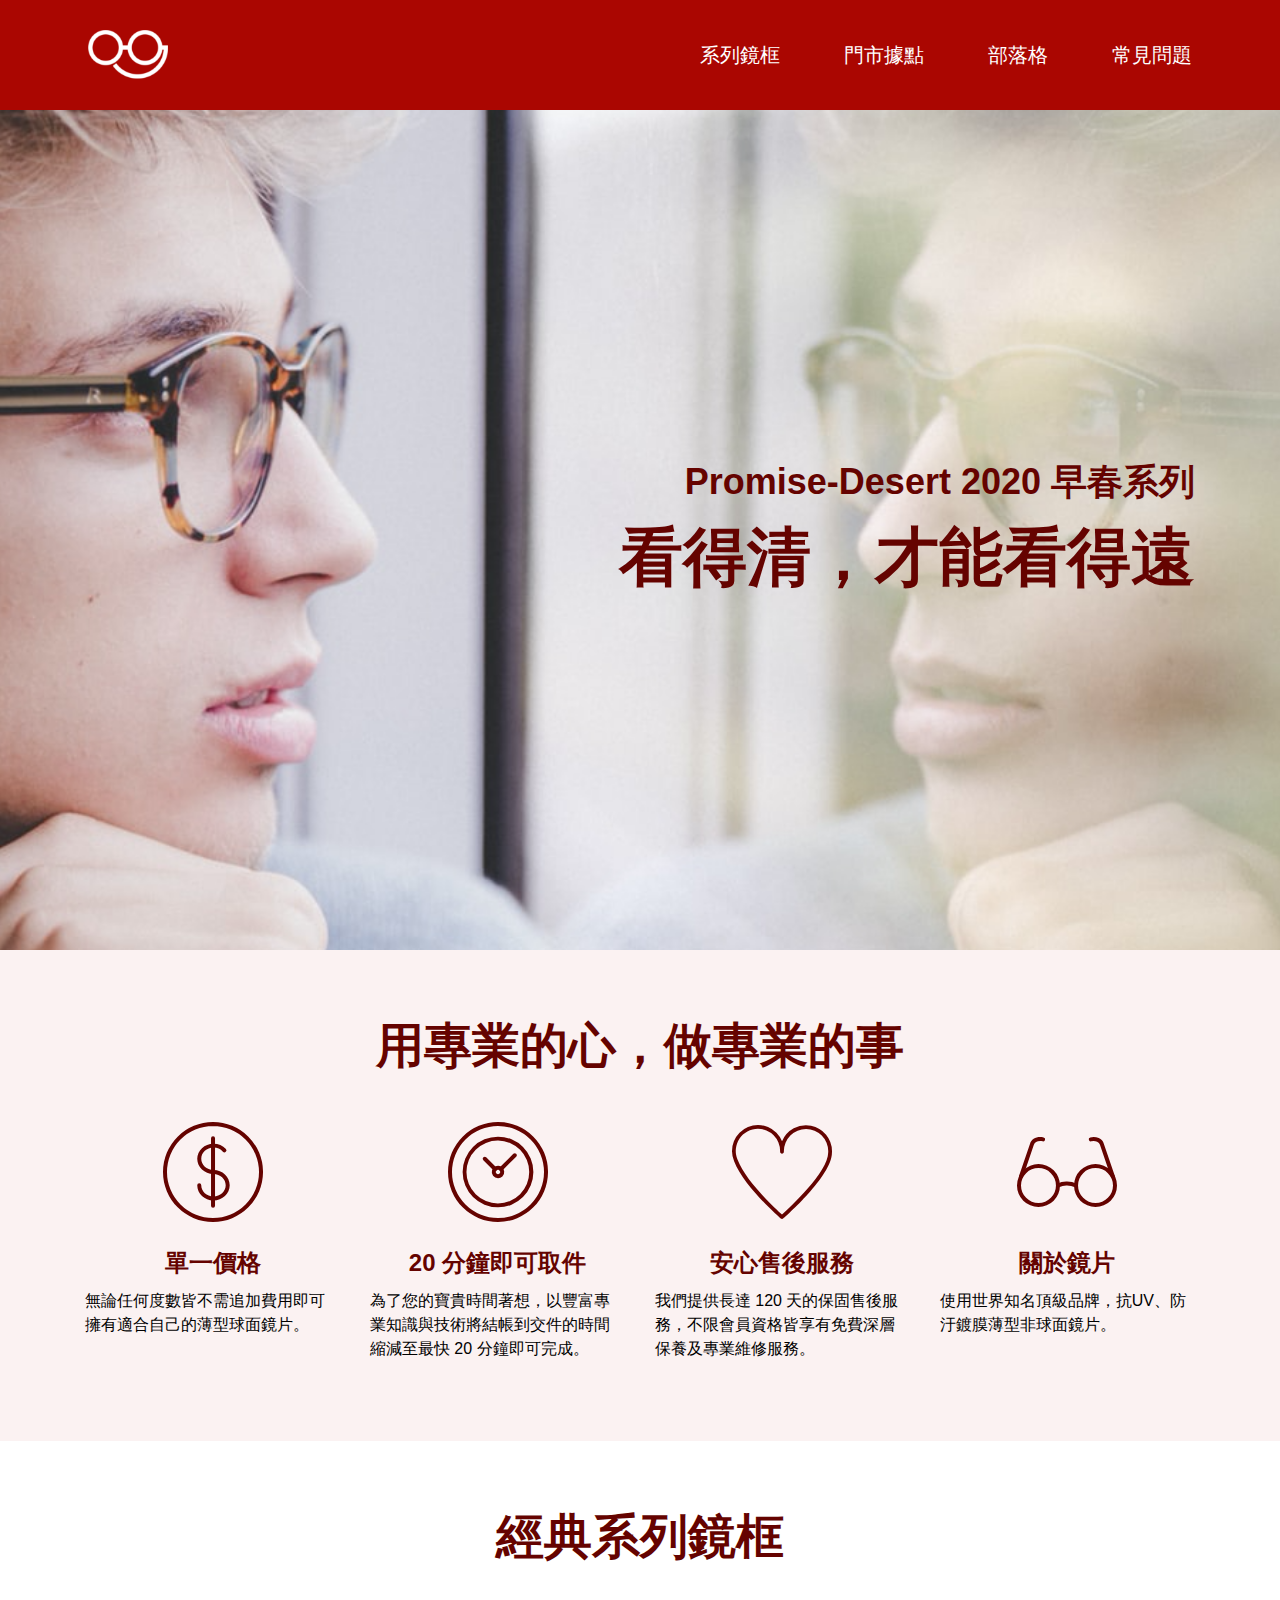
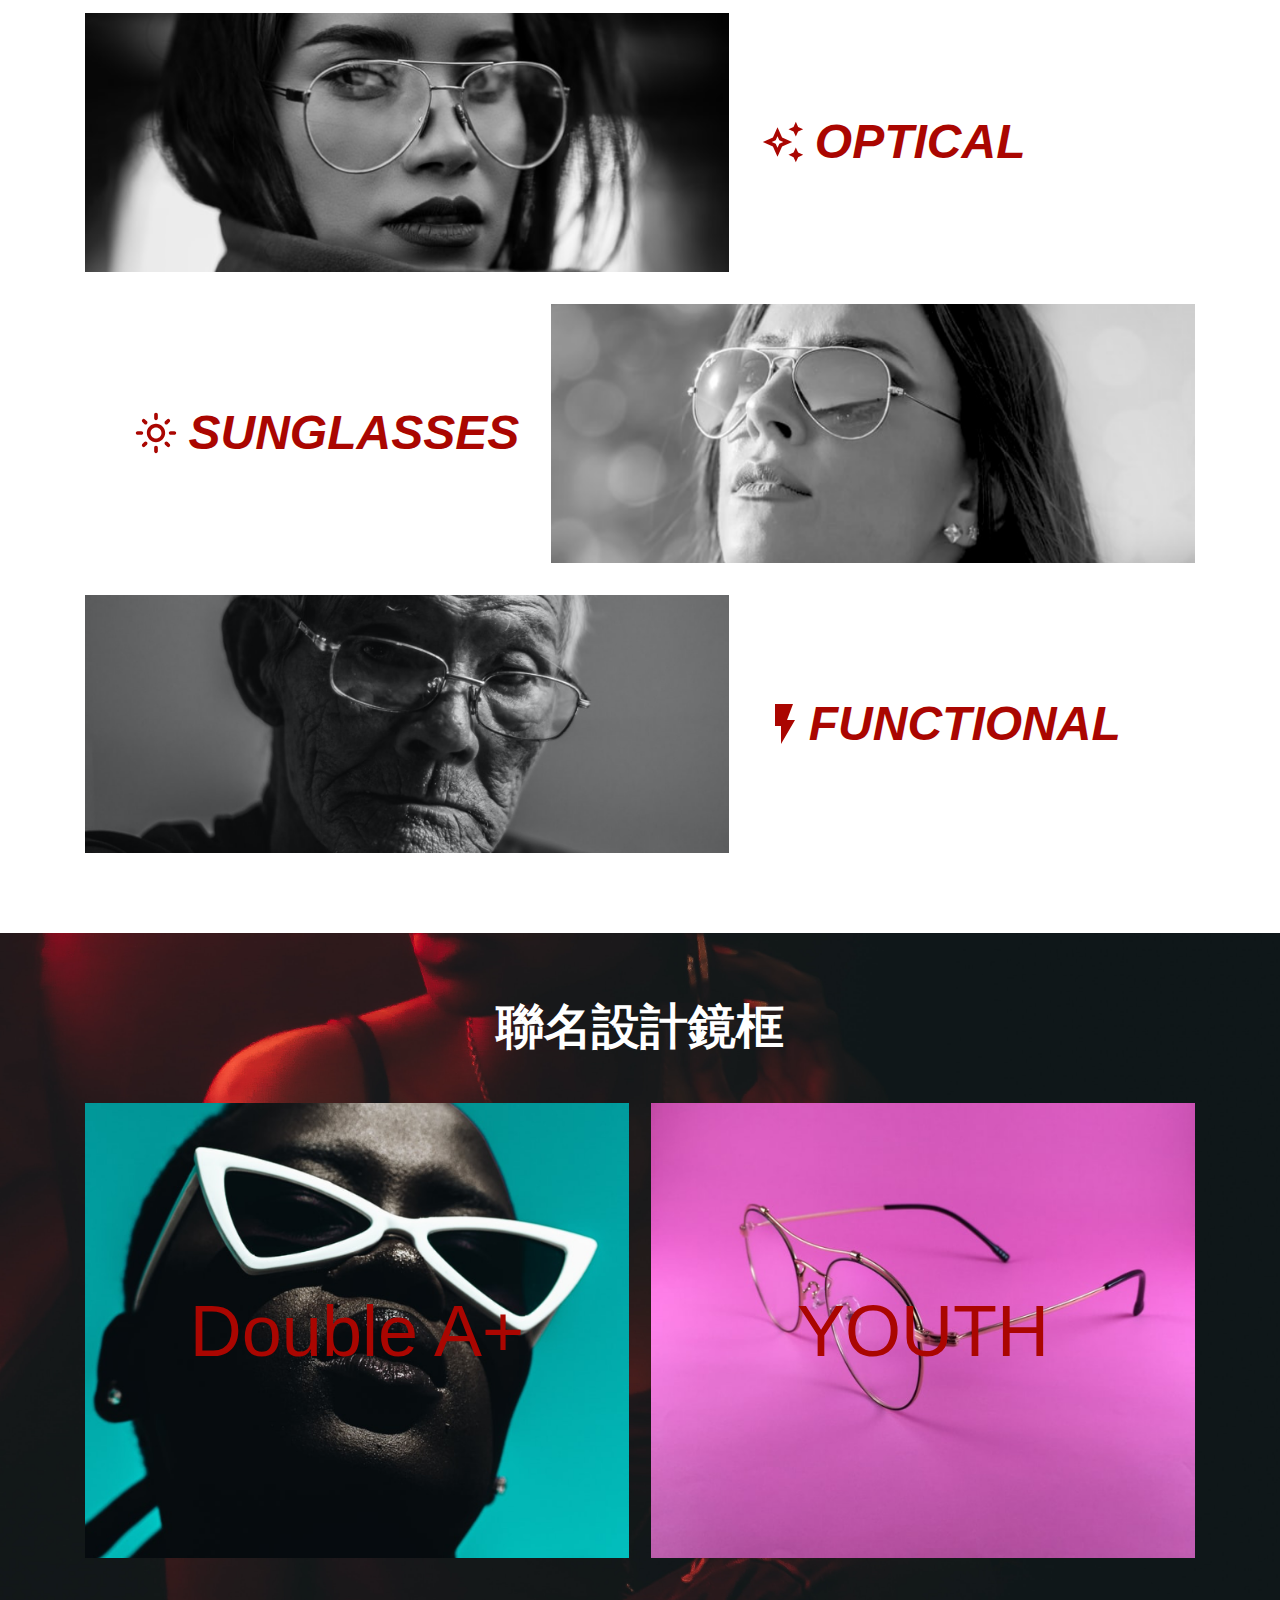
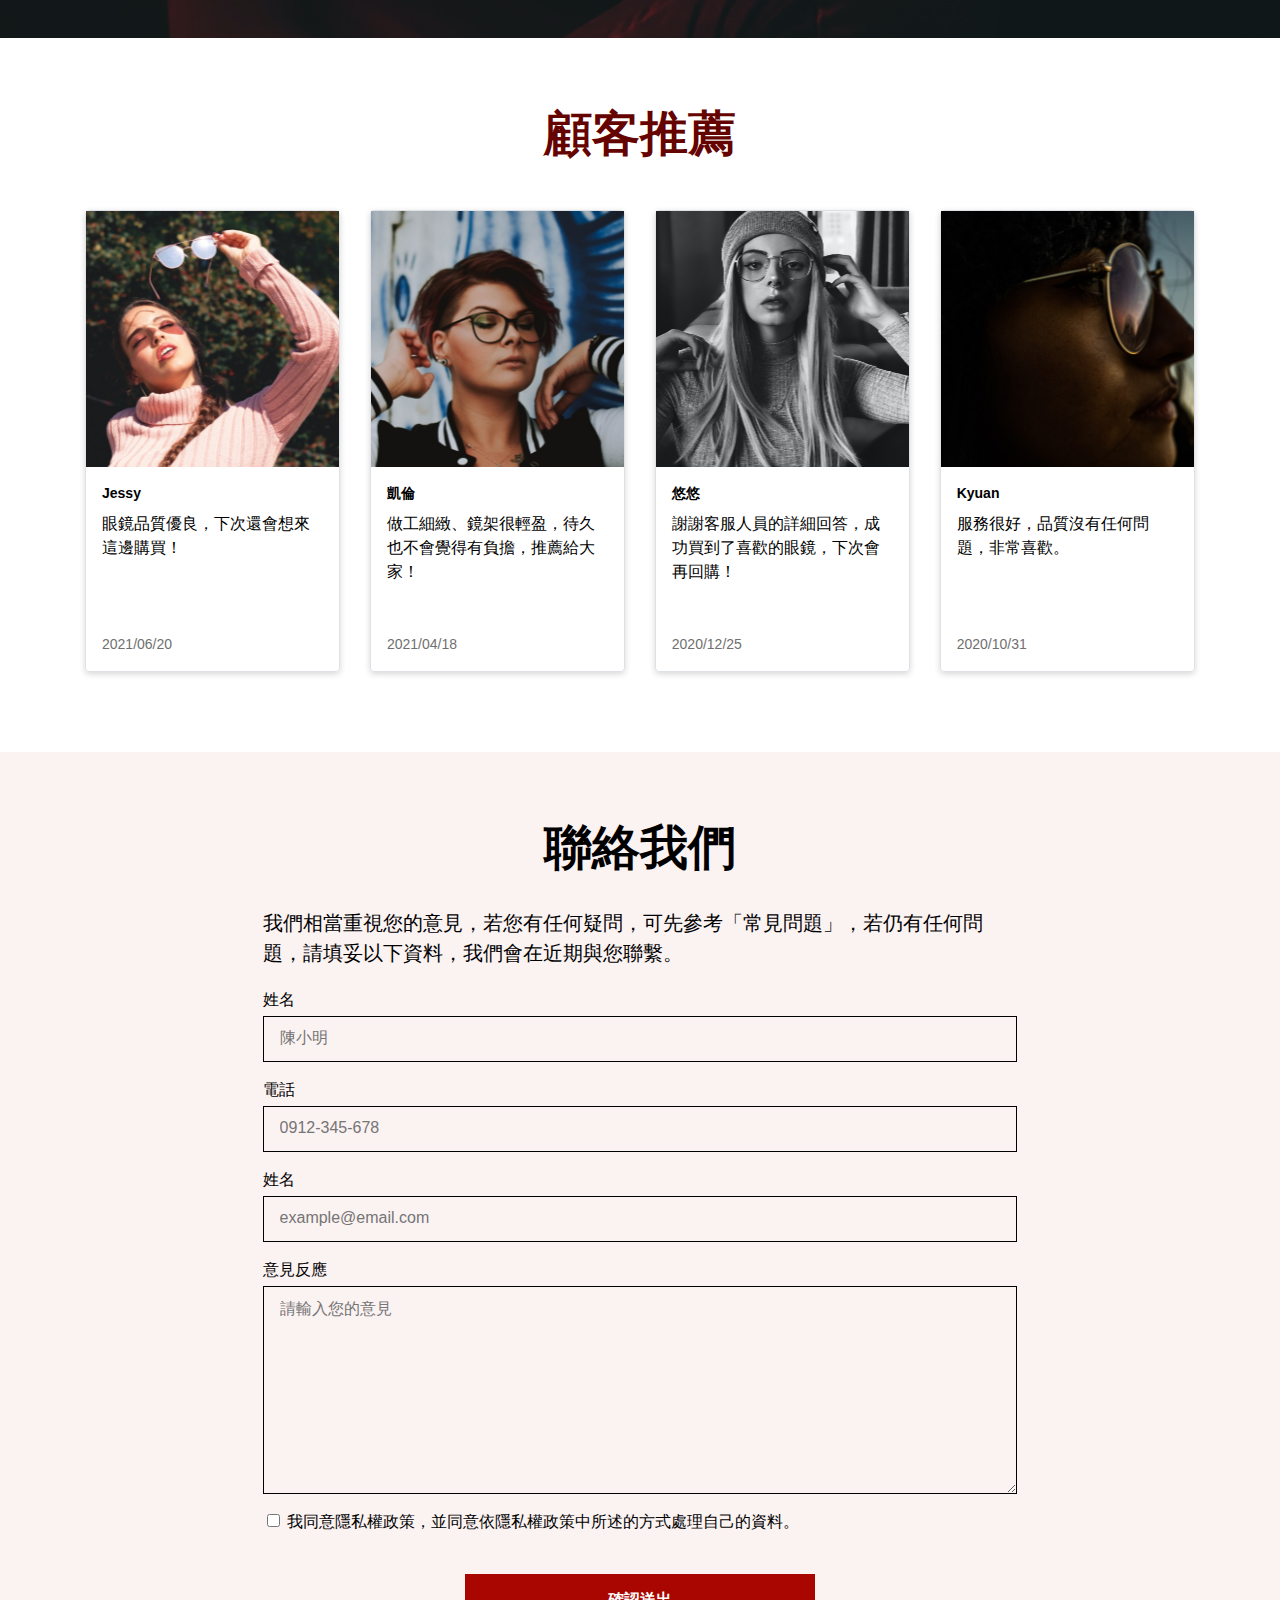
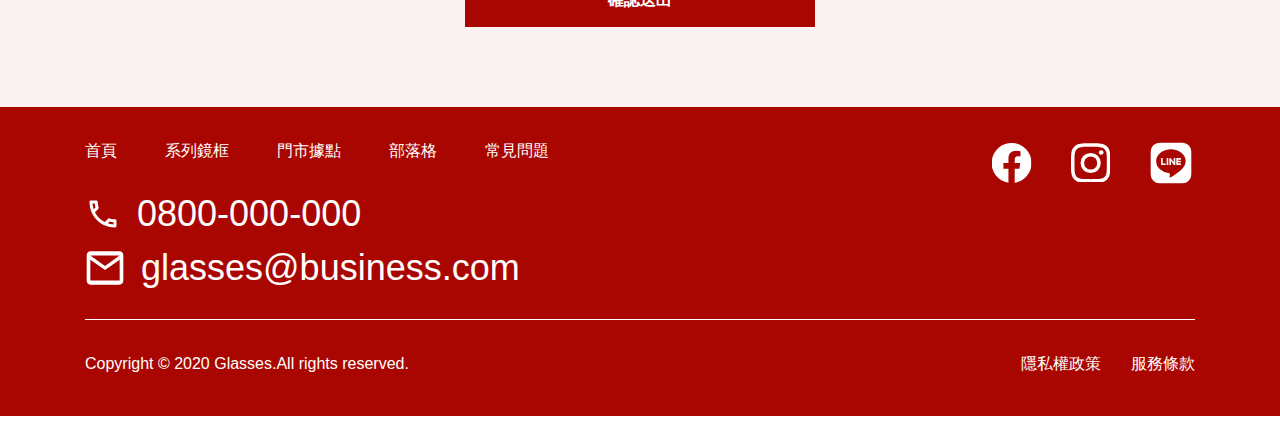
<file: index.html>
<!DOCTYPE html>
<html lang="en">

<head>
  <meta charset="UTF-8">
  <meta name="viewport" content="width=device-width, initial-scale=1.0">
  <meta http-equiv="X-UA-Compatible" content="ie=edge">
  <title>
    第三週 - RWD 網站
  </title>
  <link rel="stylesheet" href="./assets/style/all.css">
</head>

<body>
  <div class="header bg-danger justify-content-between">
    <h1 class="logo">
      <a href="index.html">眼鏡Glasses</a>
    </h1>
    <div class="headerNav">
      <ul class="headerMenu h6">
        <li>
          <a href="#">系列鏡框</a>
        </li>
        <li>
          <a href="#">門市據點</a>
        </li>
        <li>
          <a href="#">部落格</a>
        </li>
        <li>
          <a href="qa.html">常見問題</a>
        </li>
      </ul>
    </div>
  </div>

  <div class="index">
  <div class="banner text-primary">
    <div class="container banner-wrap d-flex flex-column justify-content-center align-items-end">
      <h4 class="h4">Promise-Desert 2020 早春系列</h4>
      <h2 class="h2">看得清，才能看得遠</h2>
    </div>
  </div>
  <div class="specialty text-primary bg-secondary">
    <div class="container">
      <h3 class="h3 text-center mb-5">用專業的心，做專業的事</h3>
      <ul class="d-flex justify-content-between mb-6">
        <li class="specialtyCard">
          <img src="./assets/images/icon-dollar.svg">
          <h5>單一價格</h5>
          <p>無論任何度數皆不需追加費用即可擁有適合自己的薄型球面鏡片。</p>
        </li>
        <li class="specialtyCard">
          <img src="./assets/images/icon-clock.svg">
          <h5>20 分鐘即可取件</h5>
          <p>為了您的寶貴時間著想，以豐富專業知識與技術將結帳到交件的時間縮減至最快 20 分鐘即可完成。</p>
        </li>
        <li class="specialtyCard">
          <img src="./assets/images/icon-heart.svg">
          <h5>安心售後服務</h5>
          <p>我們提供長達 120 天的保固售後服務，不限會員資格皆享有免費深層保養及專業維修服務。</p>
        </li>
        <li class="specialtyCard">
          <img src="./assets/images/icon-glasses.svg">
          <h5>關於鏡片</h5>
          <p>使用世界知名頂級品牌，抗UV、防汙鍍膜薄型非球面鏡片。</p>
        </li>
      </ul>
    </div>
  </div>
  <div class="classic">
    <div class="container">
      <h3 class="h3 text-primary text-center mb-5">經典系列鏡框</h3>
      <ul>
        <li class="mb-4">
          <img class="mr-4" src="./assets/images/product-1.png">
          <div class="classicHeader classic-img1">
            <span class="icon-awesome"></span>
            <h3 class="h3 font-italic text-danger ">OPTICAL</h3>
          </div>
        </li>
        <li class="classicReverse mb-4">
          <img src="./assets/images/product-2.png">
          <div class="classicHeader classic-img2">
            <span class="icon-light-mode"></span>
            <h3 class="h3 font-italic text-danger mr-4">SUNGLASSES</h3>
          </div>
        </li>
        <li>
          <img class="mr-4" src="./assets/images/product-3.png">
          <div class="classicHeader classic-img3">
            <span class="icon-flash-on"></span>
            <h3 class="h3 font-italic text-danger ">FUNCTIONAL</h3>
          </div>
        </li>
      </ul>
    </div>
  </div>
  <div class="jointDesign">
    <div class="container">
      <h3 class="h3 text-white text-center mb-5">聯名設計鏡框</h3>
      <ul class="d-flex justify-content-between pb-7">
        <li class="doubleA">
          <a href="#" class="jointDesignTitle h1 text-danger d-flex justify-content-center align-items-center">
            Double A+
          </a>
        </li>
        <li class="youth">
          <a href="#" class="jointDesignTitle h1 text-danger d-flex justify-content-center align-items-center">
            YOUTH
          </a>
        </li>
      </ul>
    </div>
  </div>
  <div class="recommend container">
    <h3 class="h3 text-primary text-center mb-5">顧客推薦</h3>
    <ul class="d-flex justify-content-between">
      <li class="card">
        <div class="card-img-1"></div>
        <div class="card-body d-flex flex-column justify-content-between">
          <div>
            <h5 class="card-title">Jessy</h5>
            <p class="card-text">眼鏡品質優良，下次還會想來這邊購買！</p>
          </div>
          <p class="card-date text-muted">2021/06/20</p>
        </div>
      </li>
      <li class="card">
        <div class="card-img-2"></div>
        <div class="card-body d-flex flex-column justify-content-between">
          <div>
            <h5 class="card-title">凱倫</h5>
            <p class="card-text">做工細緻、鏡架很輕盈，待久也不會覺得有負擔，推薦給大家！</p>
          </div>
          <p class="card-date text-muted">2021/04/18</p>
        </div>
      </li>
      <li class="card">
        <div class="card-img-3"></div>
        <div class="card-body d-flex flex-column justify-content-between">
          <div>
            <h5 class="card-title">悠悠</h5>
            <p class="card-text">謝謝客服人員的詳細回答，成功買到了喜歡的眼鏡，下次會再回購！</p>
          </div>
          <p class="card-date text-muted">2020/12/25</p>
        </div>
      </li>
      <li class="card">
        <div class="card-img-4"></div>
        <div class="card-body d-flex flex-column justify-content-between">
          <div>
            <h5 class="card-title">Kyuan</h5>
            <p class="card-text">服務很好，品質沒有任何問題，非常喜歡。</p>
          </div>
          <p class="card-date text-muted">2020/10/31</p>
        </div>
      </li>
    </ul>
  </div>
  <div class="contactUs bg-secondary">
    <div class="container">
      <div class="contact-wrap">
        <h3 class="h3 text-center mb-3">聯絡我們</h3>
        <p class="contact-text">我們相當重視您的意見，若您有任何疑問，可先參考「常見問題」，若仍有任何問題，請填妥以下資料，我們會在近期與您聯繫。</p>
        <form action="index.html">
          <div class="form-group">
            <label for="name">姓名</label>
            <input type="text" class="form-control" id="name" placeholder="陳小明">
          </div>
          <div class="form-group">
            <label for="tel">電話</label>
            <input type="text" class="form-control" id="tel" placeholder="0912-345-678">
          </div>
          <div class="form-group">
            <label for="email">姓名</label>
            <input type="email" class="form-control" id="email" placeholder="example@email.com">
          </div>
          <div class="form-group">
            <label for="feedback">意見反應</label>
            <textarea class="form-control" name="feedback" id="feedback" cols="30" rows="10"
              placeholder="請輸入您的意見"></textarea>
          </div>
          <div class="form-check mb-5">
            <input class="form-check-input" type="checkbox" value="" id="agree">
            <label class="form-check-label" for="agree">
              我同意隱私權政策，並同意依隱私權政策中所述的方式處理自己的資料。
            </label>
          </div>
          <div class="btn-wrap">
            <button type="submit" class="btn bg-danger text-white text-center">確認送出</button>
          </div>
        </form>
      </div>
    </div>
  </div>
</div>


  <div class="footer bg-danger text-white">
    <div class="container">
      <div class="footer-wrap d-flex justify-content-between">
        <div class="footerStatus">
          <ul class="d-flex justify-content-between mb-3">
            <li>
              <a href="#">首頁</a>
            </li>
            <li>
              <a href="#">系列鏡框</a>
            </li>
            <li>
              <a href="#">門市據點</a>
            </li>
            <li>
              <a href="#">部落格</a>
            </li>
            <li>
              <a href="#">常見問題</a>
            </li>
          </ul>
          <div class="footerTel d-flex">
            <img class="mr-2" src="./assets/images/icon-phone-white.svg" alt="phone">
            <a class="h4" href="tel:+0800-000-000">0800-000-000</a>
          </div>
          <div class="footerMail d-flex">
            <img class="mr-2" src="./assets/images/icon-mail.svg" alt="mail">
            <a class="h4" href="mailto:glasses@business.com">glasses@business.com</a>
          </div>
        </div>
        <div class="social">
          <ul class="d-flex justify-content-between">
            <li>
              <a href="#">
                <img src="./assets/images/icon-fb.svg" alt="facebook">
              </a>
            </li>
            <li>
              <a href="#">
                <img src="./assets/images/icon-ig.svg" alt="ig">
              </a>
            </li>
            <li>
              <a href="#">
                <img src="./assets/images/icon-line.svg" alt="line">
              </a>
            </li>
          </ul>
        </div>
      </div>
      <div class="copyright justify-content-between">
        <p>Copyright © 2020 Glasses.All rights reserved.</p>
        <ul class="d-flex justify-content-between">
          <li><a href="#">隱私權政策</a></li>
          <li><a href="#">服務條款</a></li>
        </ul>
      </div>
    </div>
  </div>
  <script src="./assets/js/vendors.js"></script>
  <script src="./assets/js/all.js"></script>
</body>

</html>
</file>
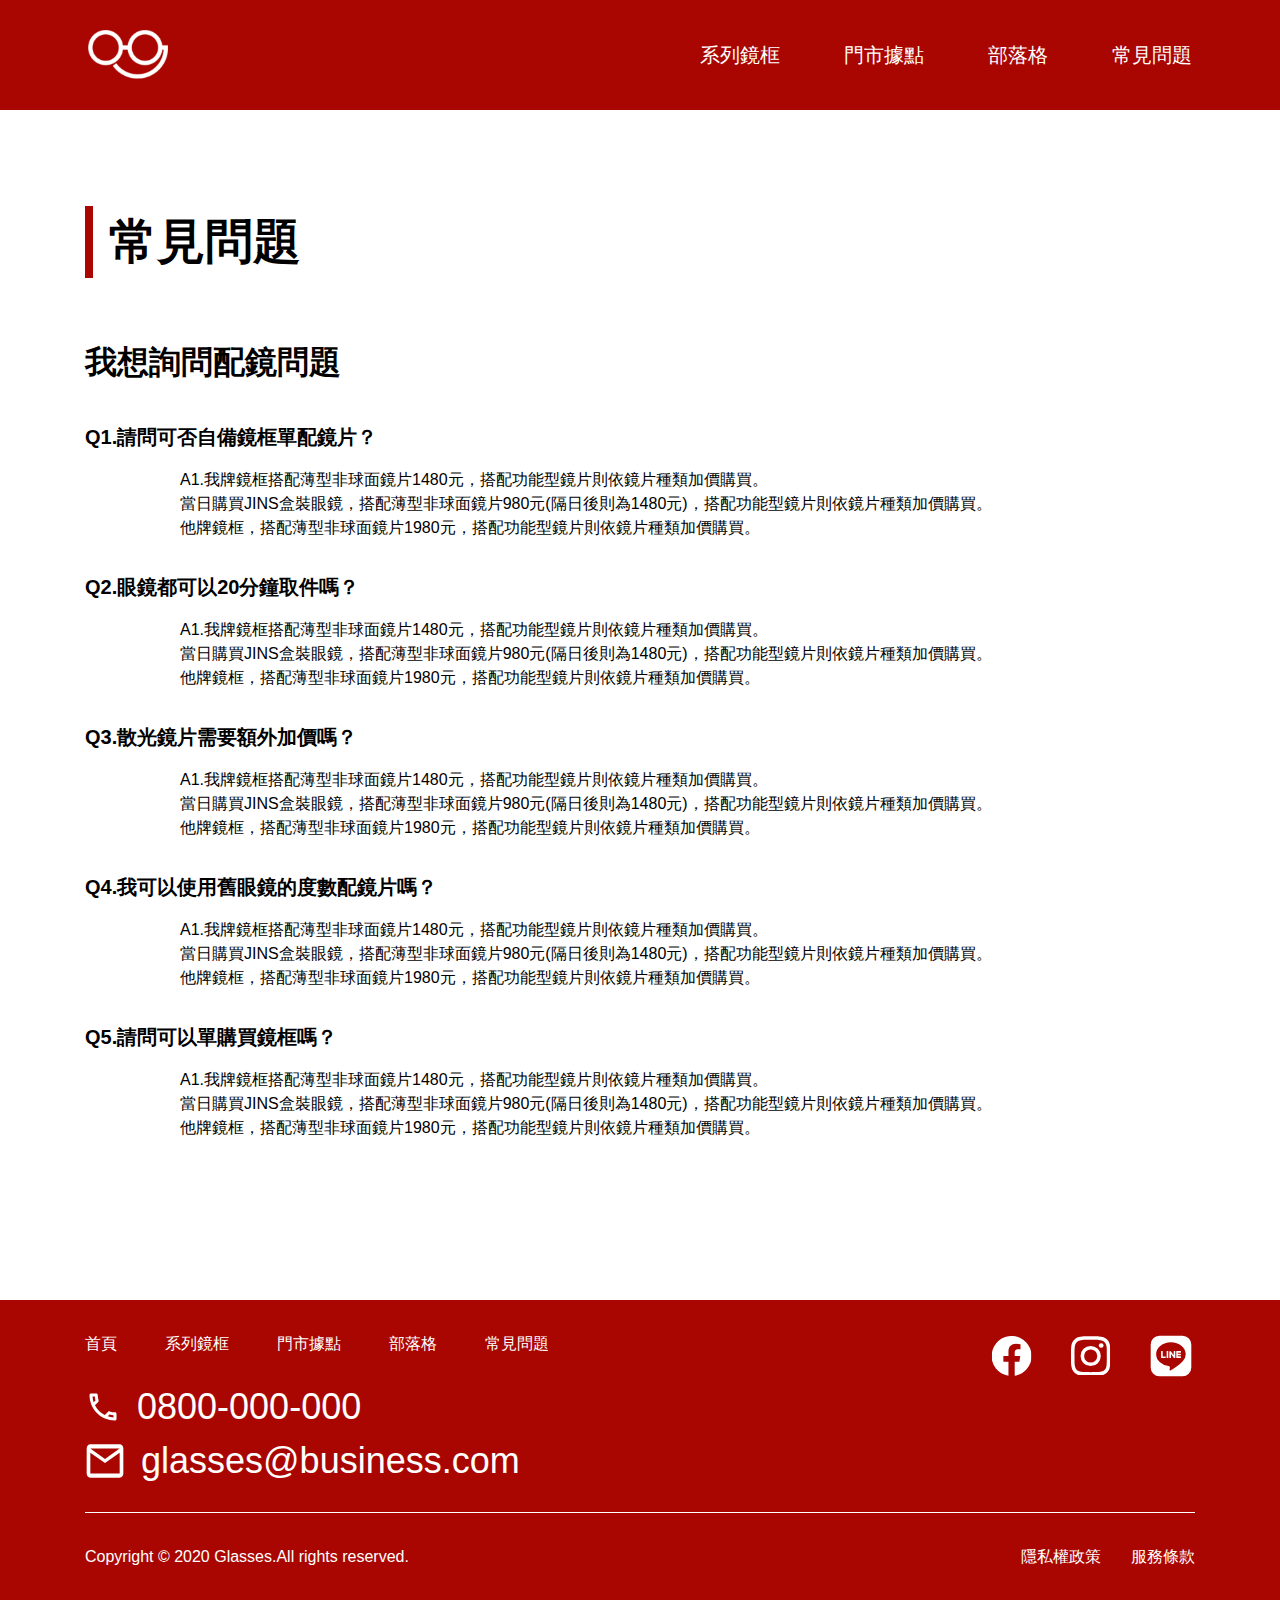
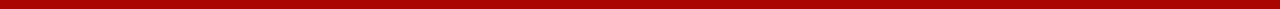
<file: qa.html>
<!DOCTYPE html>
<html lang="en">

<head>
  <meta charset="UTF-8">
  <meta name="viewport" content="width=device-width, initial-scale=1.0">
  <meta http-equiv="X-UA-Compatible" content="ie=edge">
  <title>
    常見問題
  </title>
  <link rel="stylesheet" href="./assets/style/all.css">
</head>

<body>
  <div class="header bg-danger justify-content-between">
    <h1 class="logo">
      <a href="index.html">眼鏡Glasses</a>
    </h1>
    <div class="headerNav">
      <ul class="headerMenu h6">
        <li>
          <a href="#">系列鏡框</a>
        </li>
        <li>
          <a href="#">門市據點</a>
        </li>
        <li>
          <a href="#">部落格</a>
        </li>
        <li>
          <a href="qa.html">常見問題</a>
        </li>
      </ul>
    </div>
  </div>

  <div class="qa">
  <div class="container">
    <h3 class="h3 mb-6 pl-2">常見問題</h3>
    <h4 >我想詢問配鏡問題</h4>
    <div class="question mb-4">
      <h6 class="h6 mb-2">Q1.請問可否自備鏡框單配鏡片？</h6>
      <p>
        A1.我牌鏡框搭配薄型非球面鏡片1480元，搭配功能型鏡片則依鏡片種類加價購買。<br>
        當日購買JINS盒裝眼鏡，搭配薄型非球面鏡片980元(隔日後則為1480元)，搭配功能型鏡片則依鏡片種類加價購買。<br>
        他牌鏡框，搭配薄型非球面鏡片1980元，搭配功能型鏡片則依鏡片種類加價購買。
      </p>
    </div>
    <div class="question mb-4">
      <h6 class="h6 mb-2">Q2.眼鏡都可以20分鐘取件嗎？</h6>
      <p>
        A1.我牌鏡框搭配薄型非球面鏡片1480元，搭配功能型鏡片則依鏡片種類加價購買。<br>
        當日購買JINS盒裝眼鏡，搭配薄型非球面鏡片980元(隔日後則為1480元)，搭配功能型鏡片則依鏡片種類加價購買。<br>
        他牌鏡框，搭配薄型非球面鏡片1980元，搭配功能型鏡片則依鏡片種類加價購買。
      </p>
    </div>
    <div class="question mb-4">
      <h6 class="h6 mb-2">Q3.散光鏡片需要額外加價嗎？</h6>
      <p>
        A1.我牌鏡框搭配薄型非球面鏡片1480元，搭配功能型鏡片則依鏡片種類加價購買。<br>
        當日購買JINS盒裝眼鏡，搭配薄型非球面鏡片980元(隔日後則為1480元)，搭配功能型鏡片則依鏡片種類加價購買。<br>
        他牌鏡框，搭配薄型非球面鏡片1980元，搭配功能型鏡片則依鏡片種類加價購買。
      </p>
    </div>
    <div class="question mb-4">
      <h6 class="h6 mb-2">Q4.我可以使用舊眼鏡的度數配鏡片嗎？</h6>
      <p>
        A1.我牌鏡框搭配薄型非球面鏡片1480元，搭配功能型鏡片則依鏡片種類加價購買。<br>
        當日購買JINS盒裝眼鏡，搭配薄型非球面鏡片980元(隔日後則為1480元)，搭配功能型鏡片則依鏡片種類加價購買。<br>
        他牌鏡框，搭配薄型非球面鏡片1980元，搭配功能型鏡片則依鏡片種類加價購買。
      </p>
    </div>
    <div class="question mb-4">
      <h6 class="h6 mb-2">Q5.請問可以單購買鏡框嗎？</h6>
      <p>
        A1.我牌鏡框搭配薄型非球面鏡片1480元，搭配功能型鏡片則依鏡片種類加價購買。<br>
        當日購買JINS盒裝眼鏡，搭配薄型非球面鏡片980元(隔日後則為1480元)，搭配功能型鏡片則依鏡片種類加價購買。<br>
        他牌鏡框，搭配薄型非球面鏡片1980元，搭配功能型鏡片則依鏡片種類加價購買。
      </p>
    </div>
  </div>
</div>

  <div class="footer bg-danger text-white">
    <div class="container">
      <div class="footer-wrap d-flex justify-content-between">
        <div class="footerStatus">
          <ul class="d-flex justify-content-between mb-3">
            <li>
              <a href="#">首頁</a>
            </li>
            <li>
              <a href="#">系列鏡框</a>
            </li>
            <li>
              <a href="#">門市據點</a>
            </li>
            <li>
              <a href="#">部落格</a>
            </li>
            <li>
              <a href="#">常見問題</a>
            </li>
          </ul>
          <div class="footerTel d-flex">
            <img class="mr-2" src="./assets/images/icon-phone-white.svg" alt="phone">
            <a class="h4" href="tel:+0800-000-000">0800-000-000</a>
          </div>
          <div class="footerMail d-flex">
            <img class="mr-2" src="./assets/images/icon-mail.svg" alt="mail">
            <a class="h4" href="mailto:glasses@business.com">glasses@business.com</a>
          </div>
        </div>
        <div class="social">
          <ul class="d-flex justify-content-between">
            <li>
              <a href="#">
                <img src="./assets/images/icon-fb.svg" alt="facebook">
              </a>
            </li>
            <li>
              <a href="#">
                <img src="./assets/images/icon-ig.svg" alt="ig">
              </a>
            </li>
            <li>
              <a href="#">
                <img src="./assets/images/icon-line.svg" alt="line">
              </a>
            </li>
          </ul>
        </div>
      </div>
      <div class="copyright justify-content-between">
        <p>Copyright © 2020 Glasses.All rights reserved.</p>
        <ul class="d-flex justify-content-between">
          <li><a href="#">隱私權政策</a></li>
          <li><a href="#">服務條款</a></li>
        </ul>
      </div>
    </div>
  </div>
  <script src="./assets/js/vendors.js"></script>
  <script src="./assets/js/all.js"></script>
</body>

</html>
</file>
<file: assets/style/all.css>
/* font-size */
/* spacing base */
/* color */
.container {
  max-width: 1140px;
  margin: 0 auto;
  padding: 0 15px; }
  @media (max-width: 992px) {
    .container {
      max-width: 720px; } }

/* http://meyerweb.com/eric/tools/css/reset/ 
   v2.0 | 20110126
   License: none (public domain)
*/
html, body, div, span, applet, object, iframe,
h1, h2, h3, h4, h5, h6, p, blockquote, pre,
a, abbr, acronym, address, big, cite, code,
del, dfn, em, img, ins, kbd, q, s, samp,
small, strike, strong, sub, sup, tt, var,
b, u, i, center,
dl, dt, dd, ol, ul, li,
fieldset, form, label, legend,
table, caption, tbody, tfoot, thead, tr, th, td,
article, aside, canvas, details, embed,
figure, figcaption, footer, header, hgroup,
menu, nav, output, ruby, section, summary,
time, mark, audio, video {
  margin: 0;
  padding: 0;
  border: 0;
  font-size: 100%;
  font: inherit;
  vertical-align: baseline; }

/* HTML5 display-role reset for older browsers */
article, aside, details, figcaption, figure,
footer, header, hgroup, menu, nav, section {
  display: block; }

body {
  line-height: 1; }

ol, ul {
  list-style: none; }

blockquote, q {
  quotes: none; }

blockquote:before, blockquote:after,
q:before, q:after {
  content: '';
  content: none; }

table {
  border-collapse: collapse;
  border-spacing: 0; }

img {
  max-width: 100%;
  height: auto; }

*, *::before, *::after {
  -webkit-box-sizing: border-box;
          box-sizing: border-box; }

body {
  font-size: 1rem;
  line-height: 1.5;
  font-family: -apple-system, BlinkMacSystemFont, 'Segoe UI', 'Noto Sans TC', 'Microsoft JhengHei', Roboto, 'Helvetica Neue', Arial, sans-serif; }

a {
  text-decoration: none;
  display: block; }

h2, h3, h4, h5, h6 {
  font-weight: bold; }

.header a, .footerStatus a, .copyright a {
  color: #FFFFFF; }

/* background-color */
.bg-secondary {
  background-color: #AA06010D; }

.bg-danger {
  background-color: #AA0601; }

.bg-white {
  background-color: #FFFFFF; }

/* font-size */
.h1 {
  font-size: 4.5rem; }

.h2 {
  font-size: 4rem; }

.h3 {
  font-size: 3rem; }

.h4 {
  font-size: 2.25rem; }

.h5 {
  font-size: 1.5rem; }

.h6 {
  font-size: 1.25rem; }

.h-base {
  font-size: 1rem; }

/* font-style */
.font-italic {
  font-style: italic; }

/* text-color */
.text-primary {
  color: #650300; }

.text-secondary {
  color: #AA06010D; }

.text-danger {
  color: #AA0601; }

.text-dark {
  color: #000000; }

.text-white {
  color: #FFFFFF; }

.text-muted {
  color: #707070; }

/* text-align */
.text-center {
  text-align: center; }

/* margin-bottom */
.mb-1 {
  margin-bottom: 8px; }

.mb-2 {
  margin-bottom: 16px; }

.mb-3 {
  margin-bottom: 24px; }

.mb-4 {
  margin-bottom: 32px; }

.mb-5 {
  margin-bottom: 40px; }

.mb-6 {
  margin-bottom: 60px; }

.mb-7 {
  margin-bottom: 80px; }

/* margin-right */
.mr-2 {
  margin-right: 16px; }

.mr-4 {
  margin-right: 32px; }

.pl-2 {
  padding-left: 16px; }

/* padding-bottom */
.pb-7 {
  padding-bottom: 80px; }

.d-flex {
  display: -webkit-box;
  display: -ms-flexbox;
  display: flex; }

.d-none {
  display: none !important; }

.flex-row-reverse {
  -webkit-box-orient: horizontal;
  -webkit-box-direction: reverse;
      -ms-flex-direction: row-reverse;
          flex-direction: row-reverse; }

.flex-column {
  -webkit-box-orient: vertical;
  -webkit-box-direction: normal;
      -ms-flex-direction: column;
          flex-direction: column; }

.justify-content-center {
  -webkit-box-pack: center;
      -ms-flex-pack: center;
          justify-content: center; }

.justify-content-between {
  -webkit-box-pack: justify;
      -ms-flex-pack: justify;
          justify-content: space-between; }

.align-items-center {
  -webkit-box-align: center;
      -ms-flex-align: center;
          align-items: center; }

.align-items-end {
  -webkit-box-align: end;
      -ms-flex-align: end;
          align-items: flex-end; }

.header {
  padding: 0 88px;
  display: -webkit-box;
  display: -ms-flexbox;
  display: flex; }
  @media (max-width: 992px) {
    .header {
      padding: 0 40px; } }
  @media (max-width: 767px) {
    .header {
      padding: 0;
      display: block; } }

.logo {
  padding: 30px 0; }
  .logo a {
    background: url(../images/logo.png) no-repeat center;
    background-size: contain;
    width: 80px;
    height: 49px;
    display: block;
    text-indent: 101%;
    overflow: hidden;
    white-space: nowrap; }
  @media (max-width: 767px) {
    .logo {
      padding: 10px 0; }
      .logo a {
        width: 48px;
        height: 29px;
        margin: 0 auto; } }

.headerMenu {
  width: 492px;
  display: -webkit-box;
  display: -ms-flexbox;
  display: flex;
  -webkit-box-pack: justify;
      -ms-flex-pack: justify;
          justify-content: space-between;
  -webkit-box-align: center;
      -ms-flex-align: center;
          align-items: center; }
  .headerMenu li {
    padding: 40px 0; }
    .headerMenu li a:hover {
      color: burlywood; }
  @media (max-width: 992px) {
    .headerMenu {
      width: 420px; } }
  @media (max-width: 767px) {
    .headerMenu {
      width: 100%;
      -ms-flex-wrap: wrap;
          flex-wrap: wrap; }
      .headerMenu li {
        width: 50%;
        padding: 7px 0;
        border: 1px solid #fff;
        text-align: center; }
        .headerMenu li a {
          display: block; } }

.footer-wrap {
  padding: 32px 0 24px 0;
  border-bottom: 1px solid #fff; }

.footer a:hover {
  color: burlywood; }

@media (max-width: 992px) {
  .footer-wrap {
    padding: 32px 0 20px 0; } }

@media (max-width: 767px) {
  .footer-wrap {
    padding: 24px 0 24px 0; } }

.footerStatus {
  width: 464px; }
  @media (max-width: 992px) {
    .footerStatus {
      width: 432px; }
      .footerStatus .h4 {
        font-size: 20px; }
      .footerStatus img {
        width: 20px; }
      .footerStatus .mr-2 {
        margin-right: 10px; } }
  @media (max-width: 767px) {
    .footerStatus {
      width: 209px; }
      .footerStatus ul {
        display: none; }
      .footerStatus .h4 {
        font-size: 16px; } }

.social {
  width: 208px; }
  @media (max-width: 992px) {
    .social {
      width: 120px; }
      .social li {
        text-align: end; }
      .social img {
        width: 24px; } }

.copyright {
  padding: 32px 0 40px 0;
  display: -webkit-box;
  display: -ms-flexbox;
  display: flex; }
  .copyright ul {
    width: 174px; }
  @media (max-width: 992px) {
    .copyright {
      padding: 24px 0 32px 0; } }
  @media (max-width: 767px) {
    .copyright {
      padding: 16px 0 16px 0;
      display: block; }
      .copyright .d-flex {
        display: block; }
      .copyright p {
        margin-bottom: 8px; }
      .copyright ul li {
        margin-bottom: 8px; } }

.banner {
  background: url(../images/banner.png) center no-repeat;
  background-size: cover; }
  @media (max-width: 767px) {
    .banner .h4 {
      font-size: 16px; }
    .banner .h2 {
      font-size: 32px; } }

.banner-wrap {
  height: 840px; }
  @media (max-width: 992px) {
    .banner-wrap {
      margin-right: 23px; } }
  @media (max-width: 767px) {
    .banner-wrap {
      height: 394px;
      margin-right: 0; } }

.specialty h3 {
  padding-top: 60px; }

.specialty img {
  width: 100px;
  height: 100px;
  margin-bottom: 16px; }

.specialty h5 {
  font-size: 1.5rem;
  margin-bottom: 8px; }

.specialty p {
  text-align: left;
  color: #000; }

@media (max-width: 992px) {
  .specialty .h3 {
    font-size: 32px; }
  .specialty h3 {
    padding-top: 40px; }
  .specialty .mb-5 {
    margin-bottom: 32px; }
  .specialty .mb-6 {
    margin-bottom: 40px; }
  .specialty ul {
    -ms-flex-wrap: wrap;
        flex-wrap: wrap;
    -ms-flex-pack: distribute;
        justify-content: space-around;
    padding-bottom: 24px; } }

@media (max-width: 767px) {
  .specialty .h3 {
    font-size: 20px; }
  .specialty h3 {
    padding-top: 32px; }
  .specialty .mb-5 {
    margin-bottom: 20px; }
  .specialty .mb-6 {
    margin-bottom: 32px; }
  .specialty ul {
    padding-bottom: 8px; } }

.specialtyCard {
  width: 23%;
  text-align: center;
  padding-bottom: 80px; }
  @media (max-width: 992px) {
    .specialtyCard {
      width: 40%;
      padding-bottom: 32px; } }
  @media (max-width: 767px) {
    .specialtyCard {
      width: 70%; } }

.classic {
  margin-bottom: 80px; }
  .classic ul li {
    display: -webkit-box;
    display: -ms-flexbox;
    display: flex; }
    .classic ul li img {
      width: 58%;
      display: block; }
  @media (max-width: 992px) {
    .classic {
      margin-bottom: 56px; }
      .classic .h3 {
        font-size: 32px; }
      .classic .mb-5 {
        margin-bottom: 32px; }
      .classic .mb-4 {
        margin-bottom: 8px; } }
  @media (max-width: 767px) {
    .classic {
      margin-bottom: 40px; }
      .classic .h3 {
        font-size: 20px; }
      .classic .mb-5 {
        margin-bottom: 20px; }
      .classic ul li {
        -webkit-box-pack: center;
            -ms-flex-pack: center;
                justify-content: center; }
        .classic ul li img {
          display: none; } }

.classicHeader {
  display: -webkit-box;
  display: -ms-flexbox;
  display: flex;
  -webkit-box-align: center;
      -ms-flex-align: center;
          align-items: center; }
  @media (max-width: 992px) {
    .classicHeader .h3 {
      font-size: 28px; } }
  @media (max-width: 767px) {
    .classicHeader {
      -webkit-box-pack: center;
          -ms-flex-pack: center;
              justify-content: center; } }

.icon-awesome {
  background-image: url(../images/icon-awesome.svg);
  width: 44px;
  height: 44px;
  margin-right: 10px; }

.icon-light-mode {
  background-image: url(../images/icon-light-mode.svg);
  width: 44px;
  height: 44px;
  margin-right: 10px; }

.icon-flash-on {
  background-image: url(../images/icon-flash-on.svg);
  width: 48px;
  height: 48px; }

@media (max-width: 767px) {
  .classic-img1 {
    background: url(../images/product-1.png) center no-repeat;
    background-size: cover;
    width: 100%;
    height: 134px; }
  .classic-img2 {
    background: url(../images/product-2.png) center no-repeat;
    background-size: cover;
    width: 100%;
    height: 134px; }
  .classic-img3 {
    background: url(../images/product-3.png) center no-repeat;
    background-size: cover;
    width: 100%;
    height: 134px; } }

.classicReverse {
  -webkit-box-orient: horizontal;
  -webkit-box-direction: reverse;
      -ms-flex-direction: row-reverse;
          flex-direction: row-reverse; }
  @media (max-width: 992px) {
    .classicReverse {
      -webkit-box-orient: horizontal;
      -webkit-box-direction: normal;
          -ms-flex-direction: row;
              flex-direction: row; }
      .classicReverse img {
        margin-right: 32px; } }

.jointDesign {
  background: url(../images/bg.png) center;
  background-size: cover;
  margin-bottom: 60px; }
  .jointDesign h3 {
    padding-top: 58px; }
  @media (max-width: 992px) {
    .jointDesign {
      margin-bottom: 40px; }
      .jointDesign h3 {
        padding-top: 40px; }
      .jointDesign .h3 {
        font-size: 32px; }
      .jointDesign .mb-5 {
        margin-bottom: 32px; }
      .jointDesign .pb-7 {
        padding-bottom: 56px; } }
  @media (max-width: 767px) {
    .jointDesign {
      margin-bottom: 32px; }
      .jointDesign h3 {
        padding-top: 32px; }
      .jointDesign .h3 {
        font-size: 20px; }
      .jointDesign .mb-5 {
        margin-bottom: 20px; }
      .jointDesign ul {
        -ms-flex-wrap: wrap;
            flex-wrap: wrap; }
        .jointDesign ul li {
          width: 100%;
          margin-bottom: 16px; }
      .jointDesign .pb-7 {
        padding-bottom: 24px; } }

.doubleA {
  background: url(../images/product-8.png) center center;
  background-size: cover;
  width: 49%;
  height: 455px; }
  @media (max-width: 992px) {
    .doubleA {
      width: 47%;
      height: 278px; }
      .doubleA a {
        font-size: 32px;
        font-weight: bold; } }
  @media (max-width: 767px) {
    .doubleA {
      height: 291px; } }

.youth {
  background: url(../images/product-9.png) center center;
  background-size: cover;
  width: 49%;
  height: 455px; }
  @media (max-width: 992px) {
    .youth {
      width: 47%;
      height: 278px; }
      .youth a {
        font-size: 32px;
        font-weight: bold; } }
  @media (max-width: 767px) {
    .youth {
      height: 291px; } }

.jointDesignTitle {
  height: 455px; }
  .jointDesignTitle:hover {
    background: rgba(255, 255, 255, 0.5); }
  @media (max-width: 992px) {
    .jointDesignTitle {
      height: 278px; } }
  @media (max-width: 767px) {
    .jointDesignTitle {
      height: 291px; } }

.recommend {
  margin-bottom: 48px; }
  @media (max-width: 992px) {
    .recommend {
      margin-bottom: 24px; }
      .recommend .h3 {
        font-size: 32px; }
      .recommend .mb-5 {
        margin-bottom: 32px; }
      .recommend ul {
        -ms-flex-wrap: wrap;
            flex-wrap: wrap; } }
  @media (max-width: 767px) {
    .recommend .h3 {
      font-size: 20px; }
    .recommend .mb-5 {
      margin-bottom: 20px; } }

.card {
  width: 23%;
  border: 1px solid #DEE2E6;
  -webkit-box-shadow: 0 2px 6px #00000029;
          box-shadow: 0 2px 6px #00000029;
  border-radius: 4px;
  margin-bottom: 32px; }
  .card-body {
    padding: 16px 16px;
    height: 204px; }
  .card-img-1 {
    background: url(../images/rec-1.png) center;
    background-size: cover;
    height: 256px; }
  .card-img-2 {
    background: url(../images/rec-2.png) center;
    background-size: cover;
    height: 256px; }
  .card-img-3 {
    background: url(../images/rec-3.png) center;
    background-size: cover;
    height: 256px; }
  .card-img-4 {
    background: url(../images/rec-4.png) center;
    background-size: cover;
    height: 256px; }
  .card-title {
    font-size: 14px;
    margin-bottom: 8px; }
  .card-date {
    font-size: 14px; }
  @media (max-width: 992px) {
    .card {
      width: 48%; } }
  @media (max-width: 767px) {
    .card {
      width: 100%;
      margin-bottom: 16px; } }

.contactUs {
  padding-top: 60px;
  padding-bottom: 80px; }
  @media (max-width: 992px) {
    .contactUs {
      padding-top: 40px;
      padding-bottom: 56px; }
      .contactUs .h3 {
        font-size: 32px; }
      .contactUs .mb-5 {
        margin-bottom: 20px; } }
  @media (max-width: 767px) {
    .contactUs {
      padding-top: 30px;
      padding-bottom: 40px; }
      .contactUs .h3 {
        font-size: 20px; }
      .contactUs .mb-3 {
        margin-bottom: 20px; } }

.contact-wrap {
  width: 68%;
  margin: 0 auto; }

.contact-text {
  font-size: 20px;
  margin-bottom: 20px; }

@media (max-width: 992px) {
  .contact-wrap {
    width: 78%; }
  .contact-text {
    font-size: 16px;
    margin-bottom: 16px; } }

@media (max-width: 767px) {
  .contact-wrap {
    width: 100%; }
  .contact-text {
    margin-bottom: 8px; } }

.form-group {
  display: -webkit-box;
  display: -ms-flexbox;
  display: flex;
  -webkit-box-orient: vertical;
  -webkit-box-direction: normal;
      -ms-flex-direction: column;
          flex-direction: column;
  margin-bottom: 16px; }
  .form-group label {
    margin-bottom: 4px; }

.form-control {
  background: transparent;
  border: 1px solid #000;
  padding: 12px 16px 14px 16px;
  font-size: 16px; }

.btn {
  padding: 16px 143px;
  font-size: 16px;
  font-weight: bold;
  border: none; }
  .btn-wrap {
    text-align: center; }
  .btn:hover {
    background-color: #790e0e; }
  @media (max-width: 992px) {
    .btn {
      padding: 10px 77px; } }
  @media (max-width: 767px) {
    .btn {
      padding: 8px 55px; } }

.qa {
  margin-bottom: 160px; }
  .qa h3 {
    margin-top: 96px;
    border-left: 8px solid #AA0601; }
  .qa h4 {
    font-size: 32px;
    margin-bottom: 36px; }
  .qa p {
    margin-left: 95px; }
  @media (max-width: 992px) {
    .qa {
      margin-bottom: 96px; }
      .qa .mb-6 {
        margin-bottom: 40px; }
      .qa h3 {
        margin-top: 60px;
        border-left: 4px solid #AA0601; }
      .qa h4 {
        margin-bottom: 32px; }
      .qa p {
        margin-left: 59px; }
      .qa .mb-4 {
        margin-bottom: 24px; } }
  @media (max-width: 767px) {
    .qa {
      margin-bottom: 56px; }
      .qa .h3 {
        font-size: 28px; }
      .qa .pl-2 {
        padding-left: 8px; }
      .qa .mb-6 {
        margin-bottom: 24px; }
      .qa h3 {
        margin-top: 28px; }
      .qa h4 {
        font-size: 20px;
        margin-bottom: 24px; }
      .qa .h6 {
        font-size: 16px; }
      .qa .mb-2 {
        margin-bottom: 8px; }
      .qa p {
        margin-left: 0px; }
      .qa .mb-4 {
        margin-bottom: 20px; } }

/*# sourceMappingURL=all.css.map */
</file>
